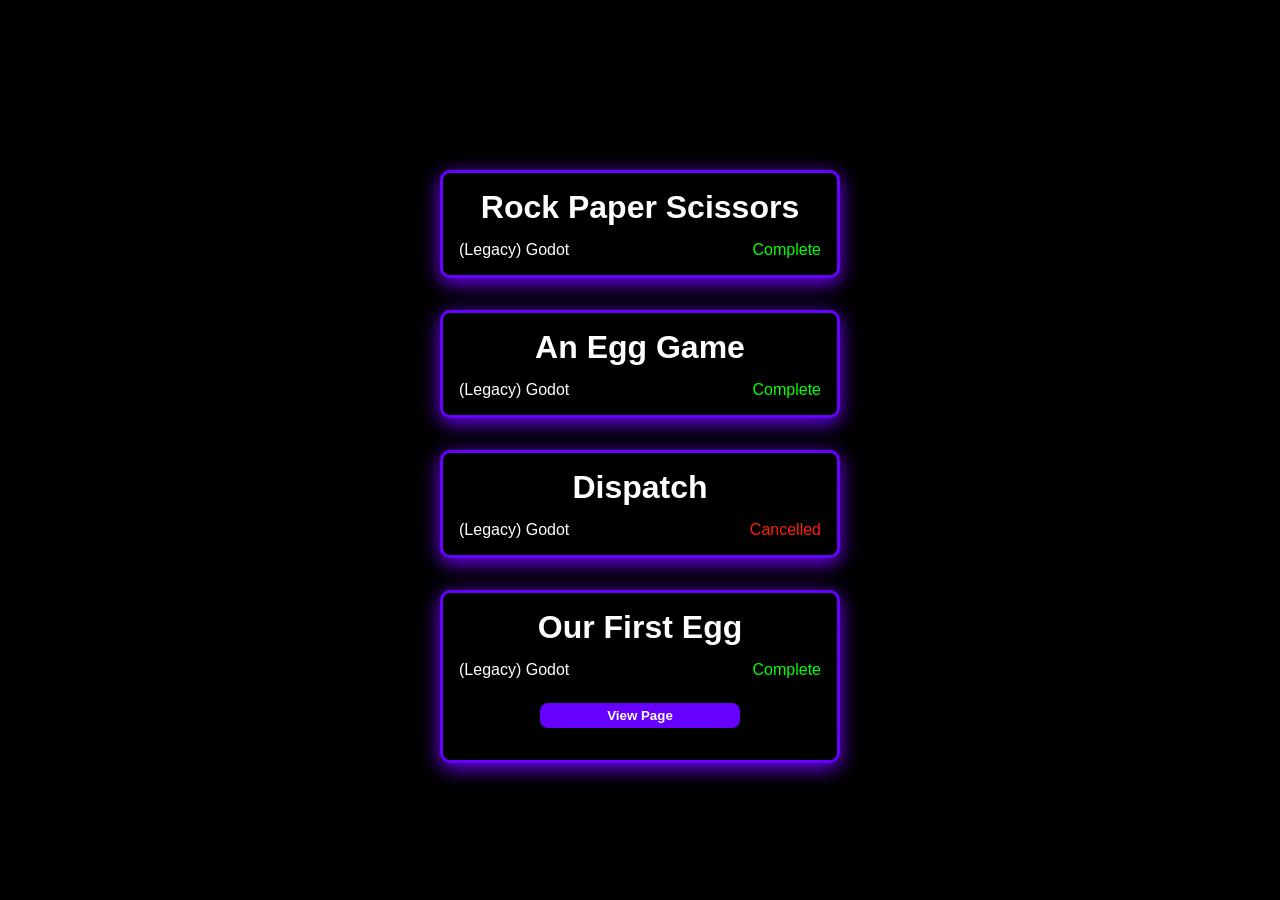
<file: index.html>
<!DOCTYPE html>
<html lang="en">
<head>
    <meta charset="UTF-8">
    <meta name="viewport" content="width=device-width, initial-scale=1.0">
    <title>The Website</title>
    <link rel="stylesheet" href="style-index.css">
</head>
<body>
    <div id="holder">
        <div class="section">
            <h1>Rock Paper Scissors</h1>
            <p><span>(Legacy) Godot</span><span style="color: rgb(1, 255, 1);">Complete</span></p>
        </div>
        <div class="section">
            <h1>An Egg Game</h1>
            <p><span>(Legacy) Godot</span><span style="color: rgb(1, 255, 1);">Complete</span></p>
        </div>
        <div class="section">
            <h1>Dispatch</h1>
            <p><span>(Legacy) Godot</span><span style="color: rgb(255, 31, 1);">Cancelled</span></p>
        </div>
        <div class="section">
            <h1>Our First Egg</h1>
            <p><span>(Legacy) Godot</span><span style="color: rgb(1, 255, 1);">Complete</span></p>
            <a href="pages/project-4.html"><button>View Page</button></a>
        </div>
    </div>
</body>
</html>
</file>
<file: style-index.css>
*{
    margin: 0;
    padding: 0;
    box-sizing: border-box;
}

body{
    background-color: #000000;
    display: flex;
    justify-content: center;
    align-items: center;
    min-height: 100vh;
    padding: 1rem;
    font-family: sans-serif;
}

#holder{
    color: white;
    text-align: center;
}

.section{
    border: 3px solid #6600ff;
    border-radius: 10px;
    padding: 1rem;
    box-shadow: 0 5px 20px rgb(111, 0, 255);
    margin-top: 2rem;
    width: 400px;
}

.section h1{
    margin-bottom: 15px;
}

.section p{
    display: flex;
    justify-content: space-between;
}

.section button{
    margin-top: 1.5rem;
    margin-bottom: 1rem;
    cursor: pointer;
    border: none;
    border-radius: 8px;
    font-weight: bold;
    color: white;
    transition: 0.1s ease;
    height: 25px;
    width: 200px;
    background-color: #6600ff;
}

.section button:hover {
    background-color: #4201a2;
    height: 28px;
    width: 240px;
}
</file>
